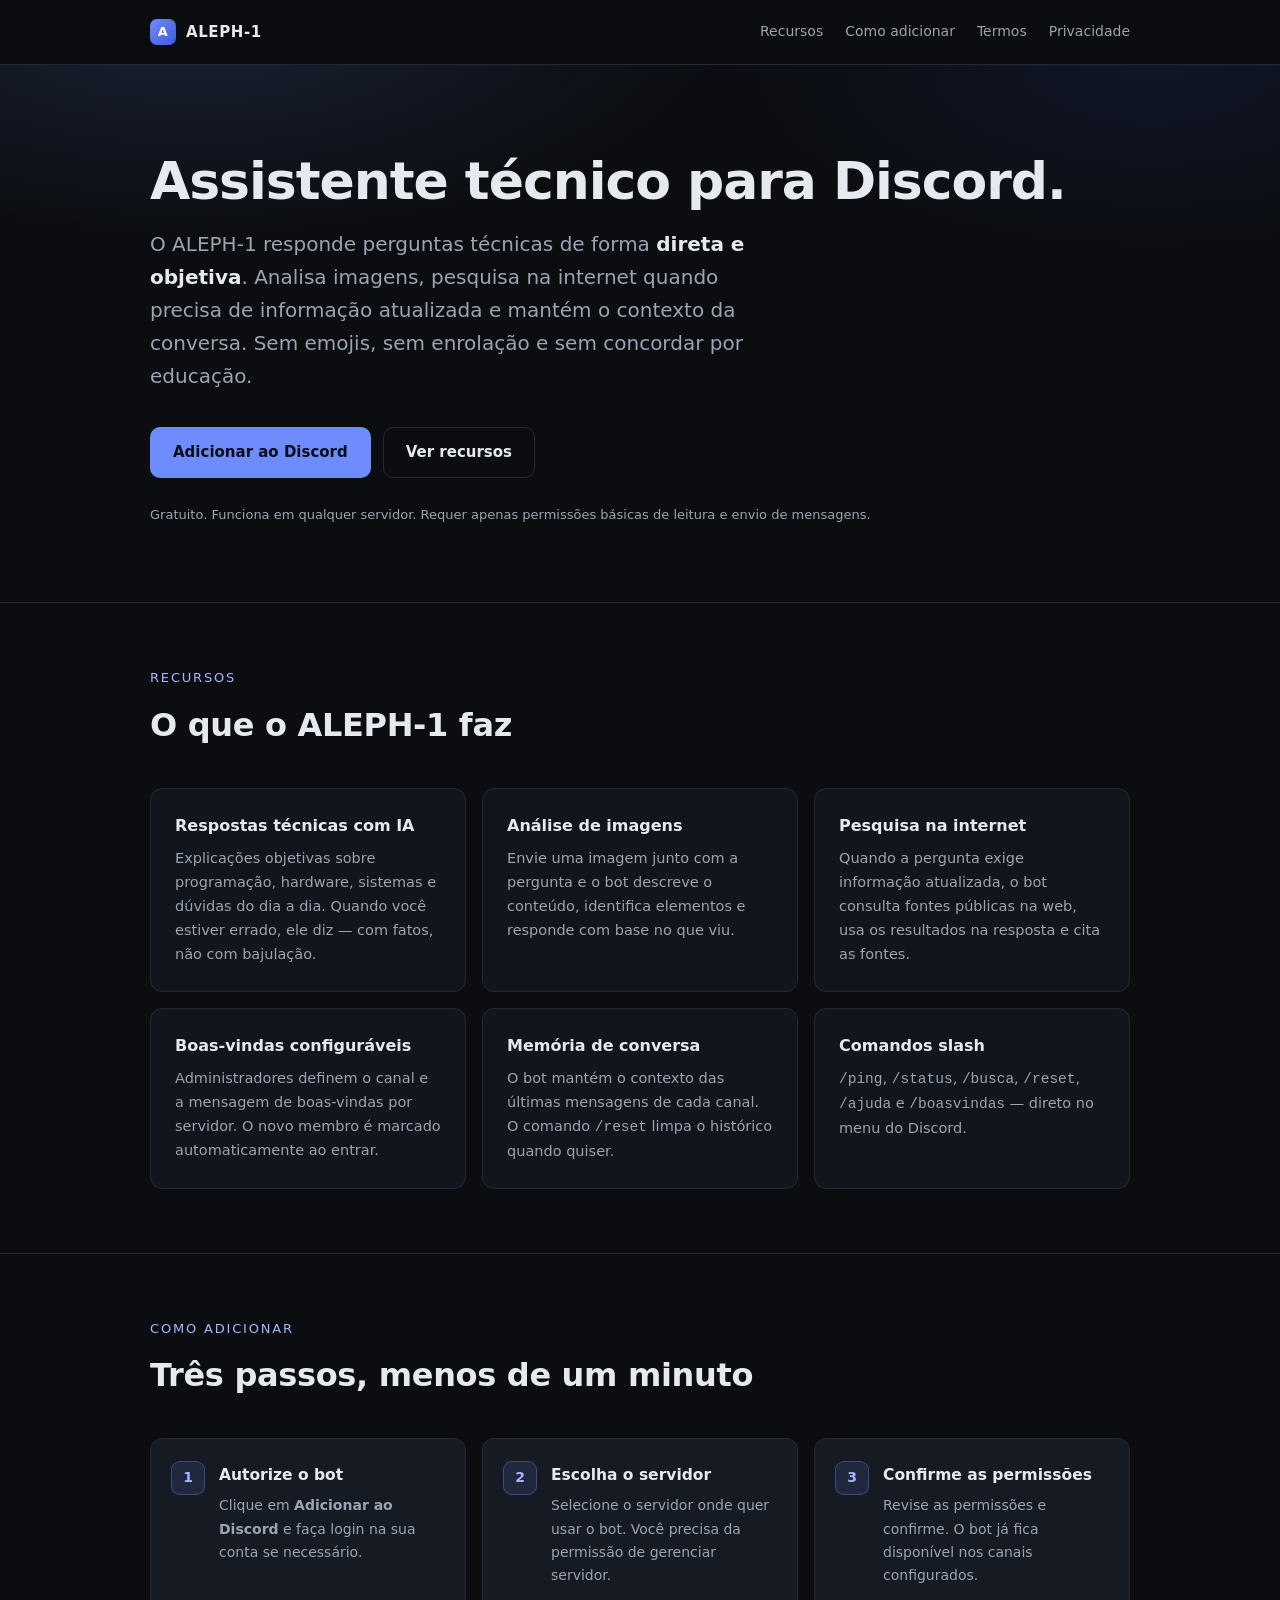
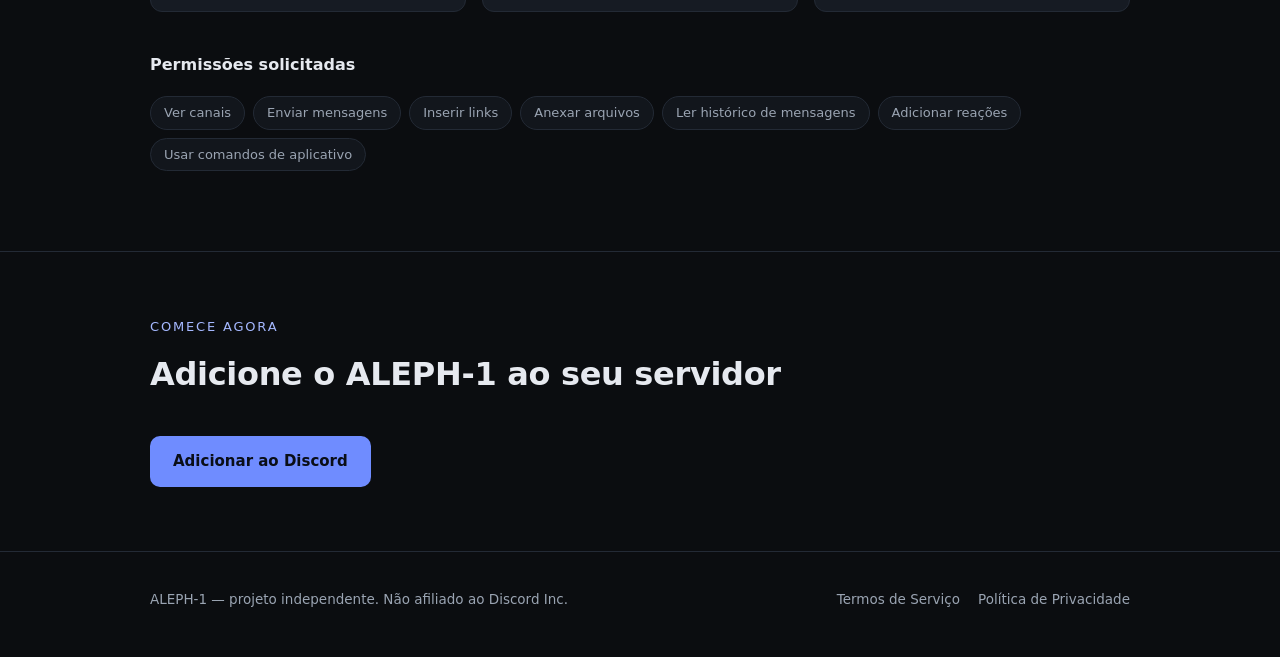
<file: index.html>
<!DOCTYPE html>
<html lang="pt-BR">
<head>
  <meta charset="UTF-8">
  <meta name="viewport" content="width=device-width, initial-scale=1.0">
  <title>ALEPH-1 — Assistente técnico para Discord</title>
  <meta name="description" content="ALEPH-1 é um assistente técnico para Discord: respostas objetivas, análise de imagens, pesquisa na internet e boas-vindas configuráveis.">
  <meta property="og:title" content="ALEPH-1 — Assistente técnico para Discord">
  <meta property="og:description" content="Respostas objetivas, análise de imagens, pesquisa na internet e boas-vindas configuráveis.">
  <meta property="og:type" content="website">
  <link rel="icon" href="data:image/svg+xml,%3Csvg xmlns='http://www.w3.org/2000/svg' viewBox='0 0 32 32'%3E%3Crect width='32' height='32' rx='8' fill='%236f8cff'/%3E%3Ctext x='16' y='22' font-family='Arial' font-size='17' font-weight='bold' fill='%230a0e17' text-anchor='middle'%3EA%3C/text%3E%3C/svg%3E">
  <link rel="stylesheet" href="style.css">
</head>
<body>

<header class="site-header">
  <div class="container">
    <a class="brand" href="index.html">
      <span class="brand-mark">A</span>
      ALEPH-1
    </a>
    <nav class="nav">
      <a href="#recursos">Recursos</a>
      <a href="#adicionar">Como adicionar</a>
      <a href="termos.html">Termos</a>
      <a href="privacidade.html">Privacidade</a>
    </nav>
  </div>
</header>

<main>
  <section class="hero">
    <div class="container">
      <h1>Assistente técnico para Discord.</h1>
      <p class="tagline">
        O ALEPH-1 responde perguntas técnicas de forma <strong>direta e objetiva</strong>.
        Analisa imagens, pesquisa na internet quando precisa de informação atualizada e
        mantém o contexto da conversa. Sem emojis, sem enrolação e sem concordar por educação.
      </p>
      <div class="actions">
        <a class="btn btn-primary" href="https://discord.com/oauth2/authorize?client_id=1570085066887929988&amp;permissions=117824&amp;scope=bot+applications.commands" target="_blank" rel="noopener">
          Adicionar ao Discord
        </a>
        <a class="btn btn-ghost" href="#recursos">Ver recursos</a>
      </div>
      <p class="hero-note">
        Gratuito. Funciona em qualquer servidor. Requer apenas permissões básicas de leitura e envio de mensagens.
      </p>
    </div>
  </section>

  <section class="block" id="recursos">
    <div class="container">
      <p class="section-title">Recursos</p>
      <h2 class="section-heading">O que o ALEPH-1 faz</h2>
      <div class="grid">
        <div class="card">
          <h3>Respostas técnicas com IA</h3>
          <p>Explicações objetivas sobre programação, hardware, sistemas e dúvidas do dia a dia. Quando você estiver errado, ele diz — com fatos, não com bajulação.</p>
        </div>
        <div class="card">
          <h3>Análise de imagens</h3>
          <p>Envie uma imagem junto com a pergunta e o bot descreve o conteúdo, identifica elementos e responde com base no que viu.</p>
        </div>
        <div class="card">
          <h3>Pesquisa na internet</h3>
          <p>Quando a pergunta exige informação atualizada, o bot consulta fontes públicas na web, usa os resultados na resposta e cita as fontes.</p>
        </div>
        <div class="card">
          <h3>Boas-vindas configuráveis</h3>
          <p>Administradores definem o canal e a mensagem de boas-vindas por servidor. O novo membro é marcado automaticamente ao entrar.</p>
        </div>
        <div class="card">
          <h3>Memória de conversa</h3>
          <p>O bot mantém o contexto das últimas mensagens de cada canal. O comando <code>/reset</code> limpa o histórico quando quiser.</p>
        </div>
        <div class="card">
          <h3>Comandos slash</h3>
          <p><code>/ping</code>, <code>/status</code>, <code>/busca</code>, <code>/reset</code>, <code>/ajuda</code> e <code>/boasvindas</code> — direto no menu do Discord.</p>
        </div>
      </div>
    </div>
  </section>

  <section class="block" id="adicionar">
    <div class="container">
      <p class="section-title">Como adicionar</p>
      <h2 class="section-heading">Três passos, menos de um minuto</h2>
      <div class="steps">
        <div class="step">
          <h3>Autorize o bot</h3>
          <p>Clique em <strong>Adicionar ao Discord</strong> e faça login na sua conta se necessário.</p>
        </div>
        <div class="step">
          <h3>Escolha o servidor</h3>
          <p>Selecione o servidor onde quer usar o bot. Você precisa da permissão de gerenciar servidor.</p>
        </div>
        <div class="step">
          <h3>Confirme as permissões</h3>
          <p>Revise as permissões e confirme. O bot já fica disponível nos canais configurados.</p>
        </div>
      </div>

      <h3 style="margin-top: 40px; font-size: 16px;">Permissões solicitadas</h3>
      <ul class="perms">
        <li>Ver canais</li>
        <li>Enviar mensagens</li>
        <li>Inserir links</li>
        <li>Anexar arquivos</li>
        <li>Ler histórico de mensagens</li>
        <li>Adicionar reações</li>
        <li>Usar comandos de aplicativo</li>
      </ul>
    </div>
  </section>

  <section class="block">
    <div class="container">
      <p class="section-title">Comece agora</p>
      <h2 class="section-heading">Adicione o ALEPH-1 ao seu servidor</h2>
      <div class="actions">
        <a class="btn btn-primary" href="https://discord.com/oauth2/authorize?client_id=1570085066887929988&amp;permissions=117824&amp;scope=bot+applications.commands" target="_blank" rel="noopener">
          Adicionar ao Discord
        </a>
      </div>
    </div>
  </section>
</main>

<footer class="site-footer">
  <div class="container">
    <span>ALEPH-1 — projeto independente. Não afiliado ao Discord Inc.</span>
    <div class="footer-links">
      <a href="termos.html">Termos de Serviço</a>
      <a href="privacidade.html">Política de Privacidade</a>
    </div>
  </div>
</footer>

</body>
</html>
</file>
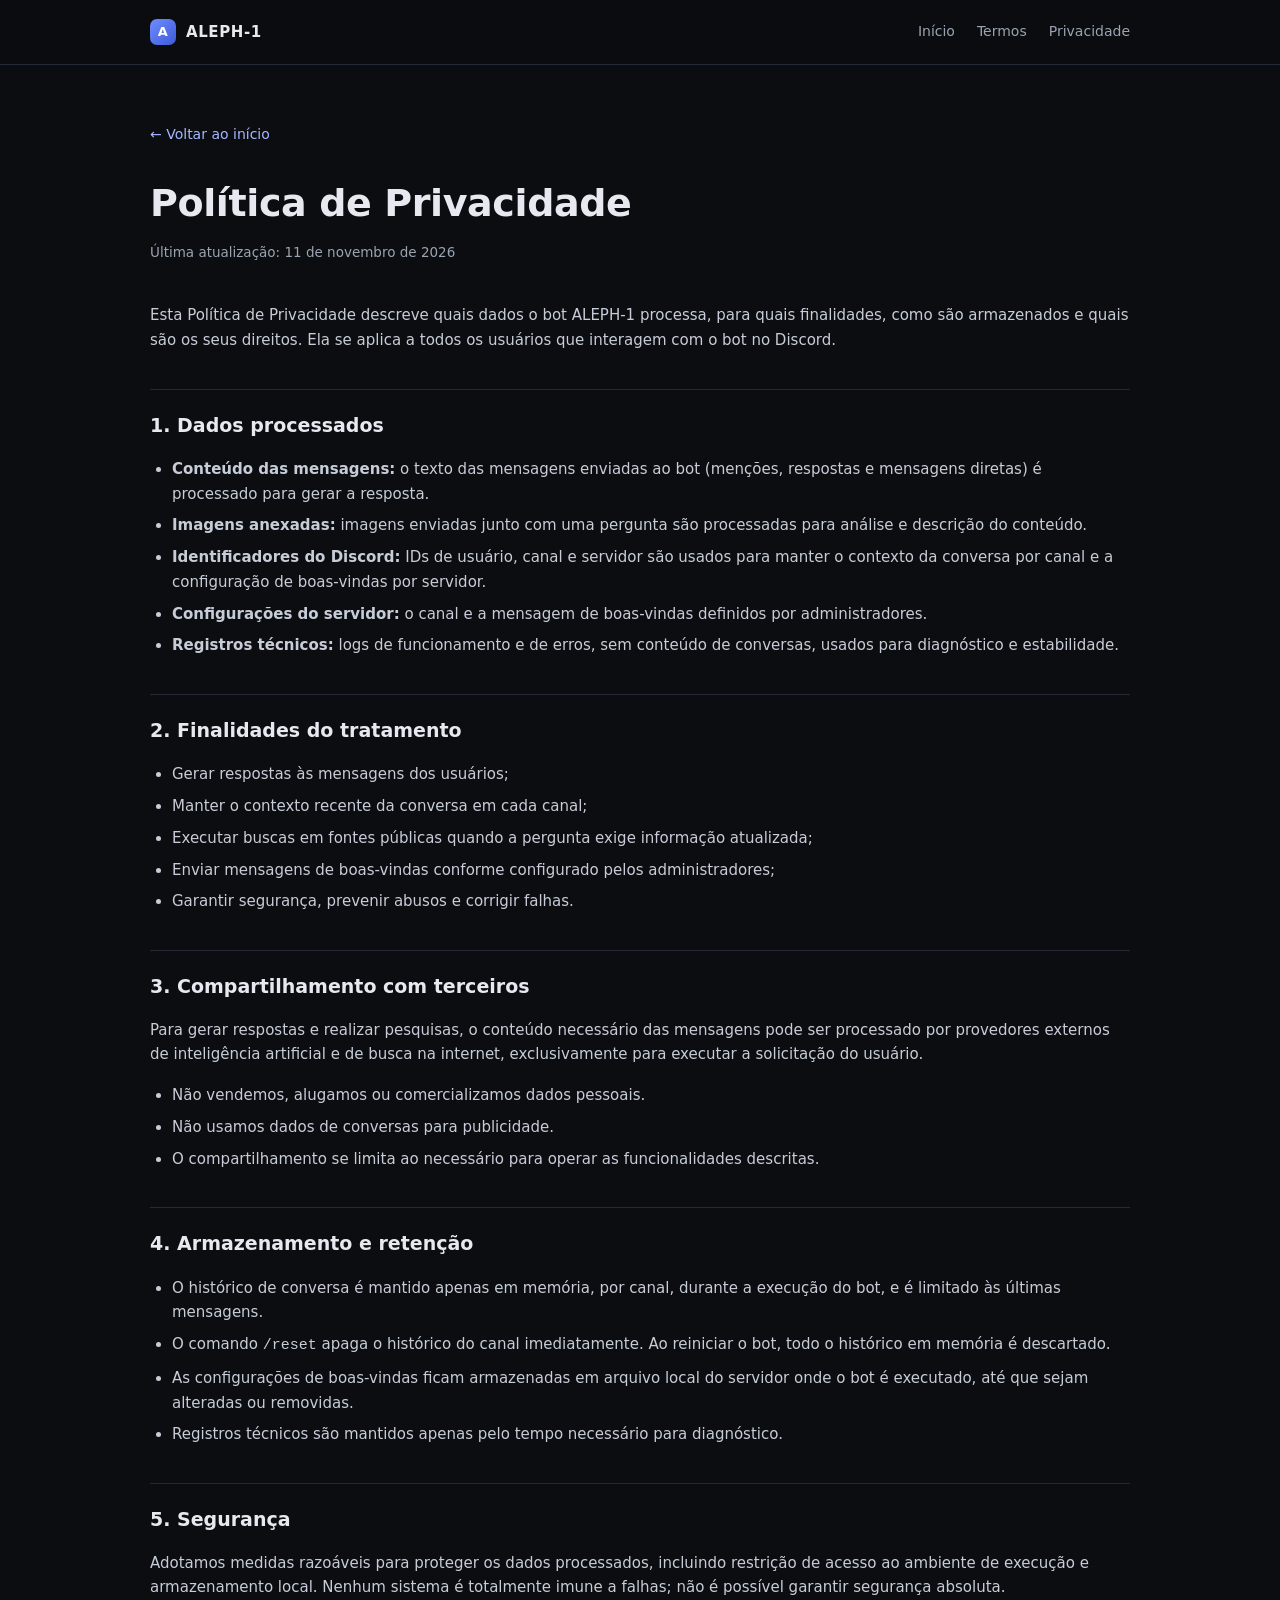
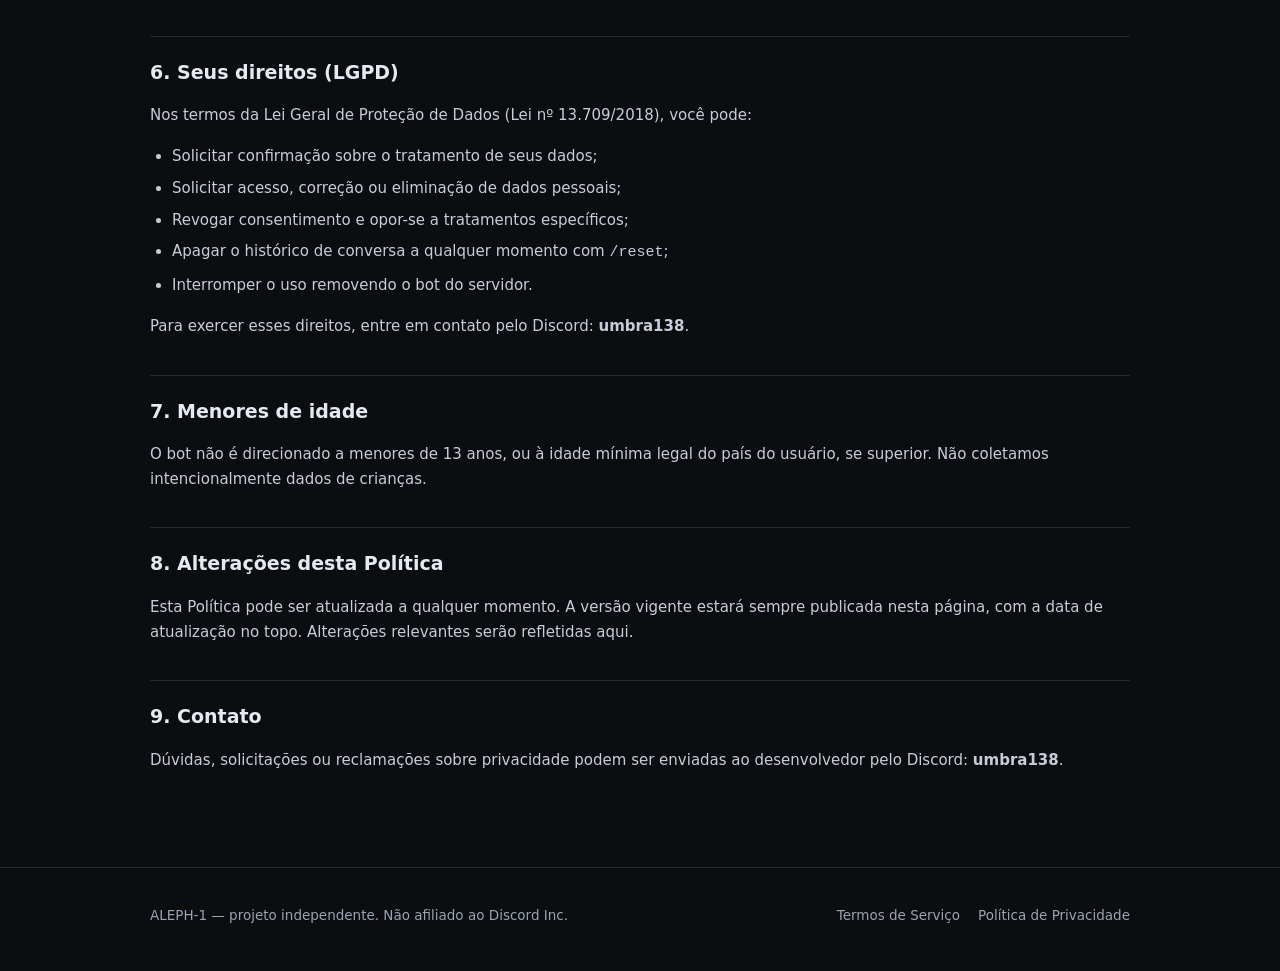
<file: privacidade.html>
<!DOCTYPE html>
<html lang="pt-BR">
<head>
  <meta charset="UTF-8">
  <meta name="viewport" content="width=device-width, initial-scale=1.0">
  <title>Política de Privacidade — ALEPH-1</title>
  <meta name="description" content="Política de Privacidade do bot ALEPH-1 para Discord.">
  <link rel="icon" href="data:image/svg+xml,%3Csvg xmlns='http://www.w3.org/2000/svg' viewBox='0 0 32 32'%3E%3Crect width='32' height='32' rx='8' fill='%236f8cff'/%3E%3Ctext x='16' y='22' font-family='Arial' font-size='17' font-weight='bold' fill='%230a0e17' text-anchor='middle'%3EA%3C/text%3E%3C/svg%3E">
  <link rel="stylesheet" href="style.css">
</head>
<body>

<header class="site-header">
  <div class="container">
    <a class="brand" href="index.html">
      <span class="brand-mark">A</span>
      ALEPH-1
    </a>
    <nav class="nav">
      <a href="index.html">Início</a>
      <a href="termos.html">Termos</a>
      <a href="privacidade.html">Privacidade</a>
    </nav>
  </div>
</header>

<main class="doc">
  <div class="container">
    <a class="back-link" href="index.html">&larr; Voltar ao início</a>
    <h1>Política de Privacidade</h1>
    <p class="updated">Última atualização: 11 de novembro de 2026</p>

    <p>
      Esta Política de Privacidade descreve quais dados o bot ALEPH-1 processa, para
      quais finalidades, como são armazenados e quais são os seus direitos. Ela se
      aplica a todos os usuários que interagem com o bot no Discord.
    </p>

    <h2>1. Dados processados</h2>
    <ul>
      <li>
        <strong>Conteúdo das mensagens:</strong> o texto das mensagens enviadas ao bot
        (menções, respostas e mensagens diretas) é processado para gerar a resposta.
      </li>
      <li>
        <strong>Imagens anexadas:</strong> imagens enviadas junto com uma pergunta são
        processadas para análise e descrição do conteúdo.
      </li>
      <li>
        <strong>Identificadores do Discord:</strong> IDs de usuário, canal e servidor
        são usados para manter o contexto da conversa por canal e a configuração de
        boas-vindas por servidor.
      </li>
      <li>
        <strong>Configurações do servidor:</strong> o canal e a mensagem de boas-vindas
        definidos por administradores.
      </li>
      <li>
        <strong>Registros técnicos:</strong> logs de funcionamento e de erros, sem
        conteúdo de conversas, usados para diagnóstico e estabilidade.
      </li>
    </ul>

    <h2>2. Finalidades do tratamento</h2>
    <ul>
      <li>Gerar respostas às mensagens dos usuários;</li>
      <li>Manter o contexto recente da conversa em cada canal;</li>
      <li>Executar buscas em fontes públicas quando a pergunta exige informação atualizada;</li>
      <li>Enviar mensagens de boas-vindas conforme configurado pelos administradores;</li>
      <li>Garantir segurança, prevenir abusos e corrigir falhas.</li>
    </ul>

    <h2>3. Compartilhamento com terceiros</h2>
    <p>
      Para gerar respostas e realizar pesquisas, o conteúdo necessário das mensagens
      pode ser processado por provedores externos de inteligência artificial e de
      busca na internet, exclusivamente para executar a solicitação do usuário.
    </p>
    <ul>
      <li>Não vendemos, alugamos ou comercializamos dados pessoais.</li>
      <li>Não usamos dados de conversas para publicidade.</li>
      <li>O compartilhamento se limita ao necessário para operar as funcionalidades descritas.</li>
    </ul>

    <h2>4. Armazenamento e retenção</h2>
    <ul>
      <li>
        O histórico de conversa é mantido apenas em memória, por canal, durante a
        execução do bot, e é limitado às últimas mensagens.
      </li>
      <li>
        O comando <code>/reset</code> apaga o histórico do canal imediatamente. Ao
        reiniciar o bot, todo o histórico em memória é descartado.
      </li>
      <li>
        As configurações de boas-vindas ficam armazenadas em arquivo local do servidor
        onde o bot é executado, até que sejam alteradas ou removidas.
      </li>
      <li>
        Registros técnicos são mantidos apenas pelo tempo necessário para diagnóstico.
      </li>
    </ul>

    <h2>5. Segurança</h2>
    <p>
      Adotamos medidas razoáveis para proteger os dados processados, incluindo
      restrição de acesso ao ambiente de execução e armazenamento local. Nenhum sistema
      é totalmente imune a falhas; não é possível garantir segurança absoluta.
    </p>

    <h2>6. Seus direitos (LGPD)</h2>
    <p>Nos termos da Lei Geral de Proteção de Dados (Lei nº 13.709/2018), você pode:</p>
    <ul>
      <li>Solicitar confirmação sobre o tratamento de seus dados;</li>
      <li>Solicitar acesso, correção ou eliminação de dados pessoais;</li>
      <li>Revogar consentimento e opor-se a tratamentos específicos;</li>
      <li>Apagar o histórico de conversa a qualquer momento com <code>/reset</code>;</li>
      <li>Interromper o uso removendo o bot do servidor.</li>
    </ul>
    <p>
      Para exercer esses direitos, entre em contato pelo Discord: <strong>umbra138</strong>.
    </p>

    <h2>7. Menores de idade</h2>
    <p>
      O bot não é direcionado a menores de 13 anos, ou à idade mínima legal do país
      do usuário, se superior. Não coletamos intencionalmente dados de crianças.
    </p>

    <h2>8. Alterações desta Política</h2>
    <p>
      Esta Política pode ser atualizada a qualquer momento. A versão vigente estará
      sempre publicada nesta página, com a data de atualização no topo. Alterações
      relevantes serão refletidas aqui.
    </p>

    <h2>9. Contato</h2>
    <p>
      Dúvidas, solicitações ou reclamações sobre privacidade podem ser enviadas ao
      desenvolvedor pelo Discord: <strong>umbra138</strong>.
    </p>
  </div>
</main>

<footer class="site-footer">
  <div class="container">
    <span>ALEPH-1 — projeto independente. Não afiliado ao Discord Inc.</span>
    <div class="footer-links">
      <a href="termos.html">Termos de Serviço</a>
      <a href="privacidade.html">Política de Privacidade</a>
    </div>
  </div>
</footer>

</body>
</html>
</file>
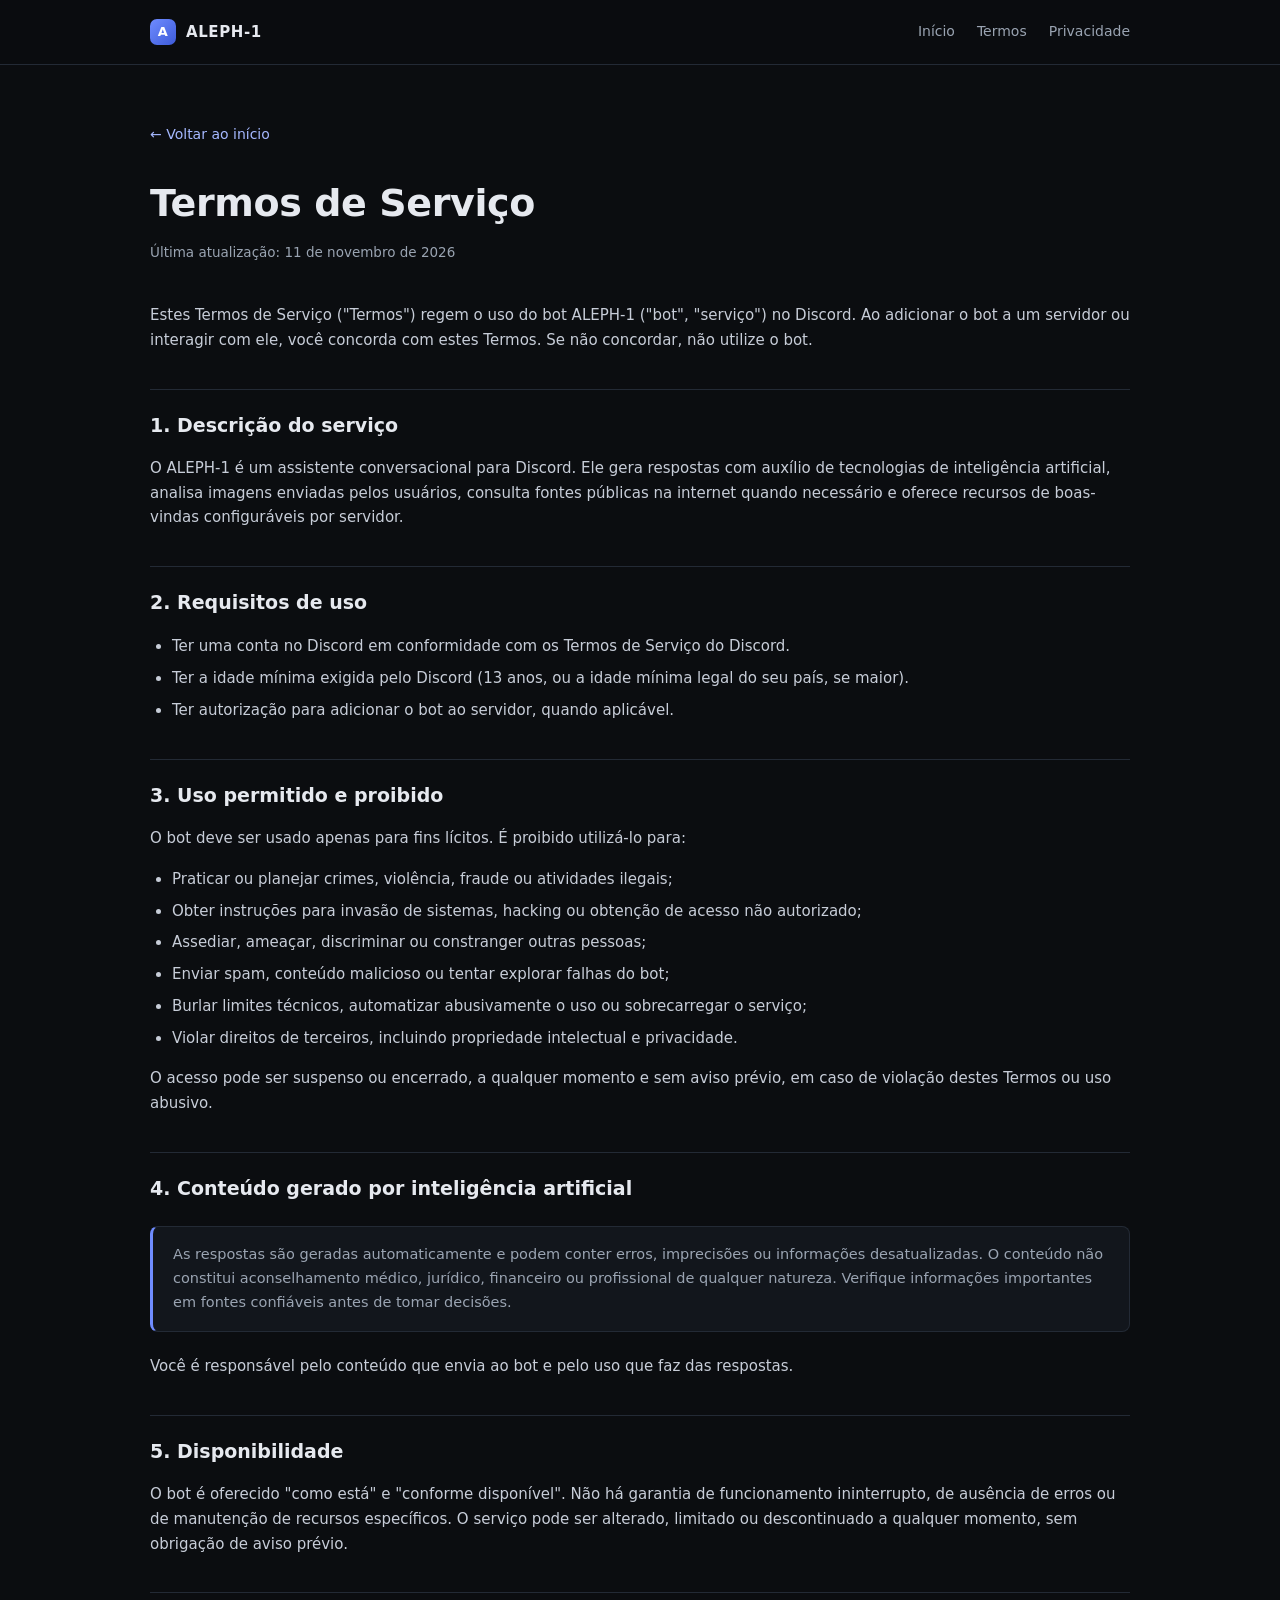
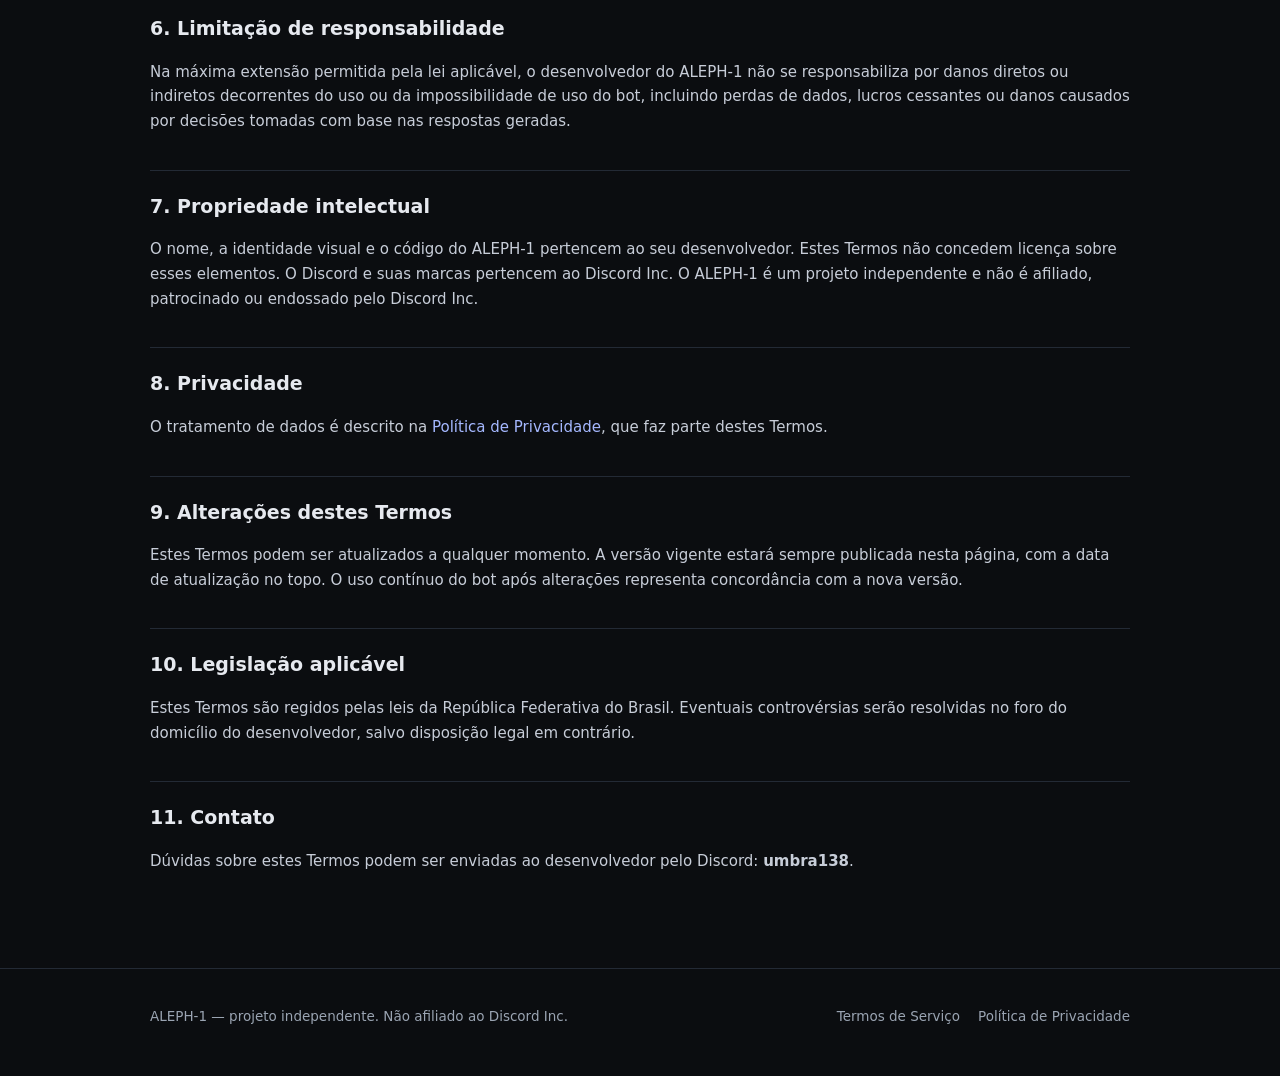
<file: termos.html>
<!DOCTYPE html>
<html lang="pt-BR">
<head>
  <meta charset="UTF-8">
  <meta name="viewport" content="width=device-width, initial-scale=1.0">
  <title>Termos de Serviço — ALEPH-1</title>
  <meta name="description" content="Termos de Serviço do bot ALEPH-1 para Discord.">
  <link rel="icon" href="data:image/svg+xml,%3Csvg xmlns='http://www.w3.org/2000/svg' viewBox='0 0 32 32'%3E%3Crect width='32' height='32' rx='8' fill='%236f8cff'/%3E%3Ctext x='16' y='22' font-family='Arial' font-size='17' font-weight='bold' fill='%230a0e17' text-anchor='middle'%3EA%3C/text%3E%3C/svg%3E">
  <link rel="stylesheet" href="style.css">
</head>
<body>

<header class="site-header">
  <div class="container">
    <a class="brand" href="index.html">
      <span class="brand-mark">A</span>
      ALEPH-1
    </a>
    <nav class="nav">
      <a href="index.html">Início</a>
      <a href="termos.html">Termos</a>
      <a href="privacidade.html">Privacidade</a>
    </nav>
  </div>
</header>

<main class="doc">
  <div class="container">
    <a class="back-link" href="index.html">&larr; Voltar ao início</a>
    <h1>Termos de Serviço</h1>
    <p class="updated">Última atualização: 11 de novembro de 2026</p>

    <p>
      Estes Termos de Serviço ("Termos") regem o uso do bot ALEPH-1 ("bot", "serviço")
      no Discord. Ao adicionar o bot a um servidor ou interagir com ele, você concorda
      com estes Termos. Se não concordar, não utilize o bot.
    </p>

    <h2>1. Descrição do serviço</h2>
    <p>
      O ALEPH-1 é um assistente conversacional para Discord. Ele gera respostas com
      auxílio de tecnologias de inteligência artificial, analisa imagens enviadas pelos
      usuários, consulta fontes públicas na internet quando necessário e oferece
      recursos de boas-vindas configuráveis por servidor.
    </p>

    <h2>2. Requisitos de uso</h2>
    <ul>
      <li>Ter uma conta no Discord em conformidade com os Termos de Serviço do Discord.</li>
      <li>Ter a idade mínima exigida pelo Discord (13 anos, ou a idade mínima legal do seu país, se maior).</li>
      <li>Ter autorização para adicionar o bot ao servidor, quando aplicável.</li>
    </ul>

    <h2>3. Uso permitido e proibido</h2>
    <p>O bot deve ser usado apenas para fins lícitos. É proibido utilizá-lo para:</p>
    <ul>
      <li>Praticar ou planejar crimes, violência, fraude ou atividades ilegais;</li>
      <li>Obter instruções para invasão de sistemas, hacking ou obtenção de acesso não autorizado;</li>
      <li>Assediar, ameaçar, discriminar ou constranger outras pessoas;</li>
      <li>Enviar spam, conteúdo malicioso ou tentar explorar falhas do bot;</li>
      <li>Burlar limites técnicos, automatizar abusivamente o uso ou sobrecarregar o serviço;</li>
      <li>Violar direitos de terceiros, incluindo propriedade intelectual e privacidade.</li>
    </ul>
    <p>
      O acesso pode ser suspenso ou encerrado, a qualquer momento e sem aviso prévio,
      em caso de violação destes Termos ou uso abusivo.
    </p>

    <h2>4. Conteúdo gerado por inteligência artificial</h2>
    <div class="callout">
      As respostas são geradas automaticamente e podem conter erros, imprecisões ou
      informações desatualizadas. O conteúdo não constitui aconselhamento médico,
      jurídico, financeiro ou profissional de qualquer natureza. Verifique informações
      importantes em fontes confiáveis antes de tomar decisões.
    </div>
    <p>
      Você é responsável pelo conteúdo que envia ao bot e pelo uso que faz das respostas.
    </p>

    <h2>5. Disponibilidade</h2>
    <p>
      O bot é oferecido "como está" e "conforme disponível". Não há garantia de
      funcionamento ininterrupto, de ausência de erros ou de manutenção de recursos
      específicos. O serviço pode ser alterado, limitado ou descontinuado a qualquer
      momento, sem obrigação de aviso prévio.
    </p>

    <h2>6. Limitação de responsabilidade</h2>
    <p>
      Na máxima extensão permitida pela lei aplicável, o desenvolvedor do ALEPH-1 não
      se responsabiliza por danos diretos ou indiretos decorrentes do uso ou da
      impossibilidade de uso do bot, incluindo perdas de dados, lucros cessantes ou
      danos causados por decisões tomadas com base nas respostas geradas.
    </p>

    <h2>7. Propriedade intelectual</h2>
    <p>
      O nome, a identidade visual e o código do ALEPH-1 pertencem ao seu desenvolvedor.
      Estes Termos não concedem licença sobre esses elementos. O Discord e suas marcas
      pertencem ao Discord Inc. O ALEPH-1 é um projeto independente e não é afiliado,
      patrocinado ou endossado pelo Discord Inc.
    </p>

    <h2>8. Privacidade</h2>
    <p>
      O tratamento de dados é descrito na
      <a href="privacidade.html">Política de Privacidade</a>, que faz parte destes Termos.
    </p>

    <h2>9. Alterações destes Termos</h2>
    <p>
      Estes Termos podem ser atualizados a qualquer momento. A versão vigente estará
      sempre publicada nesta página, com a data de atualização no topo. O uso contínuo
      do bot após alterações representa concordância com a nova versão.
    </p>

    <h2>10. Legislação aplicável</h2>
    <p>
      Estes Termos são regidos pelas leis da República Federativa do Brasil. Eventuais
      controvérsias serão resolvidas no foro do domicílio do desenvolvedor, salvo
      disposição legal em contrário.
    </p>

    <h2>11. Contato</h2>
    <p>
      Dúvidas sobre estes Termos podem ser enviadas ao desenvolvedor pelo Discord:
      <strong>umbra138</strong>.
    </p>
  </div>
</main>

<footer class="site-footer">
  <div class="container">
    <span>ALEPH-1 — projeto independente. Não afiliado ao Discord Inc.</span>
    <div class="footer-links">
      <a href="termos.html">Termos de Serviço</a>
      <a href="privacidade.html">Política de Privacidade</a>
    </div>
  </div>
</footer>

</body>
</html>
</file>
<file: style.css>
:root {
  --bg: #0b0d10;
  --panel: #12161c;
  --panel-2: #161b23;
  --border: #232a35;
  --text: #e6e9ef;
  --muted: #9aa4b2;
  --accent: #6f8cff;
  --accent-2: #a5b8ff;
  --radius: 12px;
}

* { box-sizing: border-box; }

html { scroll-behavior: smooth; }

body {
  margin: 0;
  background: var(--bg);
  color: var(--text);
  font-family: "Segoe UI", system-ui, -apple-system, Roboto, Arial, sans-serif;
  line-height: 1.65;
  -webkit-font-smoothing: antialiased;
}

a { color: var(--accent-2); text-decoration: none; }
a:hover { text-decoration: underline; }

.container {
  width: min(980px, 100% - 40px);
  margin: 0 auto;
}

/* ---------- Header ---------- */
.site-header {
  position: sticky;
  top: 0;
  z-index: 10;
  background: rgba(11, 13, 16, 0.85);
  backdrop-filter: blur(10px);
  border-bottom: 1px solid var(--border);
}

.site-header .container {
  display: flex;
  align-items: center;
  justify-content: space-between;
  gap: 20px;
  height: 64px;
}

.brand {
  display: flex;
  align-items: center;
  gap: 10px;
  color: var(--text);
  font-weight: 700;
  letter-spacing: 0.04em;
  font-size: 15px;
}

.brand:hover { text-decoration: none; }

.brand-mark {
  width: 26px;
  height: 26px;
  border-radius: 7px;
  background: linear-gradient(135deg, var(--accent), #3d5bd9);
  display: grid;
  place-items: center;
  font-size: 13px;
  color: #fff;
}

.nav {
  display: flex;
  align-items: center;
  gap: 22px;
  font-size: 14px;
}

.nav a { color: var(--muted); }
.nav a:hover { color: var(--text); text-decoration: none; }

/* ---------- Hero ---------- */
.hero {
  padding: 88px 0 64px;
  background:
    radial-gradient(900px 380px at 15% -10%, rgba(111, 140, 255, 0.16), transparent 60%),
    radial-gradient(700px 320px at 90% 0%, rgba(61, 91, 217, 0.12), transparent 60%);
  border-bottom: 1px solid var(--border);
}

.hero h1 {
  font-size: clamp(34px, 5vw, 52px);
  line-height: 1.1;
  margin: 0 0 18px;
  letter-spacing: -0.02em;
}

.hero .tagline {
  font-size: clamp(17px, 2.2vw, 20px);
  color: var(--muted);
  max-width: 640px;
  margin: 0 0 34px;
}

.hero .tagline strong { color: var(--text); font-weight: 600; }

.actions { display: flex; flex-wrap: wrap; gap: 12px; }

.btn {
  display: inline-flex;
  align-items: center;
  gap: 8px;
  padding: 12px 22px;
  border-radius: 10px;
  font-size: 15px;
  font-weight: 600;
  border: 1px solid transparent;
  transition: transform 0.15s ease, background 0.15s ease, border-color 0.15s ease;
}

.btn:hover { text-decoration: none; transform: translateY(-1px); }

.btn-primary {
  background: var(--accent);
  color: #0a0e17;
}

.btn-primary:hover { background: var(--accent-2); }

.btn-ghost {
  background: transparent;
  color: var(--text);
  border-color: var(--border);
}

.btn-ghost:hover { border-color: var(--muted); background: var(--panel); }

.hero-note {
  margin-top: 26px;
  font-size: 13px;
  color: var(--muted);
}

/* ---------- Sections ---------- */
section.block { padding: 64px 0; }

section.block + section.block { border-top: 1px solid var(--border); }

.section-title {
  font-size: 13px;
  text-transform: uppercase;
  letter-spacing: 0.14em;
  color: var(--accent-2);
  margin: 0 0 10px;
}

.section-heading {
  font-size: clamp(24px, 3vw, 32px);
  margin: 0 0 36px;
  letter-spacing: -0.01em;
}

/* ---------- Feature grid ---------- */
.grid {
  display: grid;
  grid-template-columns: repeat(auto-fit, minmax(260px, 1fr));
  gap: 16px;
}

.card {
  background: var(--panel);
  border: 1px solid var(--border);
  border-radius: var(--radius);
  padding: 24px;
}

.card h3 {
  margin: 0 0 8px;
  font-size: 16px;
}

.card p {
  margin: 0;
  color: var(--muted);
  font-size: 14.5px;
}

/* ---------- Steps ---------- */
.steps {
  display: grid;
  grid-template-columns: repeat(auto-fit, minmax(240px, 1fr));
  gap: 16px;
  counter-reset: step;
}

.step {
  position: relative;
  background: var(--panel-2);
  border: 1px solid var(--border);
  border-radius: var(--radius);
  padding: 24px 24px 24px 68px;
}

.step::before {
  counter-increment: step;
  content: counter(step);
  position: absolute;
  left: 20px;
  top: 22px;
  width: 32px;
  height: 32px;
  border-radius: 9px;
  background: rgba(111, 140, 255, 0.12);
  border: 1px solid rgba(111, 140, 255, 0.35);
  color: var(--accent-2);
  display: grid;
  place-items: center;
  font-weight: 700;
  font-size: 14px;
}

.step h3 { margin: 0 0 6px; font-size: 15.5px; }
.step p { margin: 0; color: var(--muted); font-size: 14px; }

/* ---------- Permissions ---------- */
.perms {
  display: flex;
  flex-wrap: wrap;
  gap: 8px;
  margin-top: 18px;
  padding: 0;
  list-style: none;
}

.perms li {
  font-size: 13px;
  color: var(--muted);
  background: var(--panel);
  border: 1px solid var(--border);
  border-radius: 999px;
  padding: 5px 13px;
}

/* ---------- Footer ---------- */
.site-footer {
  border-top: 1px solid var(--border);
  padding: 36px 0 48px;
  color: var(--muted);
  font-size: 13.5px;
}

.site-footer .container {
  display: flex;
  flex-wrap: wrap;
  justify-content: space-between;
  gap: 16px;
}

.footer-links { display: flex; flex-wrap: wrap; gap: 18px; }
.footer-links a { color: var(--muted); }
.footer-links a:hover { color: var(--text); }

/* ---------- Legal documents ---------- */
.doc {
  padding: 56px 0 80px;
}

.doc h1 {
  font-size: clamp(28px, 4vw, 38px);
  margin: 0 0 6px;
  letter-spacing: -0.01em;
}

.doc .updated {
  color: var(--muted);
  font-size: 13.5px;
  margin: 0 0 40px;
}

.doc h2 {
  font-size: 19px;
  margin: 36px 0 10px;
  padding-top: 20px;
  border-top: 1px solid var(--border);
}

.doc p, .doc li { color: #c7cdd8; font-size: 15px; }
.doc ul { padding-left: 22px; }
.doc li { margin-bottom: 7px; }

.doc .callout {
  background: var(--panel);
  border: 1px solid var(--border);
  border-left: 3px solid var(--accent);
  border-radius: 8px;
  padding: 16px 20px;
  color: var(--muted);
  font-size: 14.5px;
  margin: 22px 0;
}

.back-link {
  display: inline-block;
  margin-bottom: 26px;
  font-size: 14px;
}

@media (max-width: 640px) {
  .nav { gap: 14px; font-size: 13px; }
  .hero { padding: 64px 0 48px; }
  section.block { padding: 48px 0; }
  .step { padding-left: 60px; }
}
</file>
